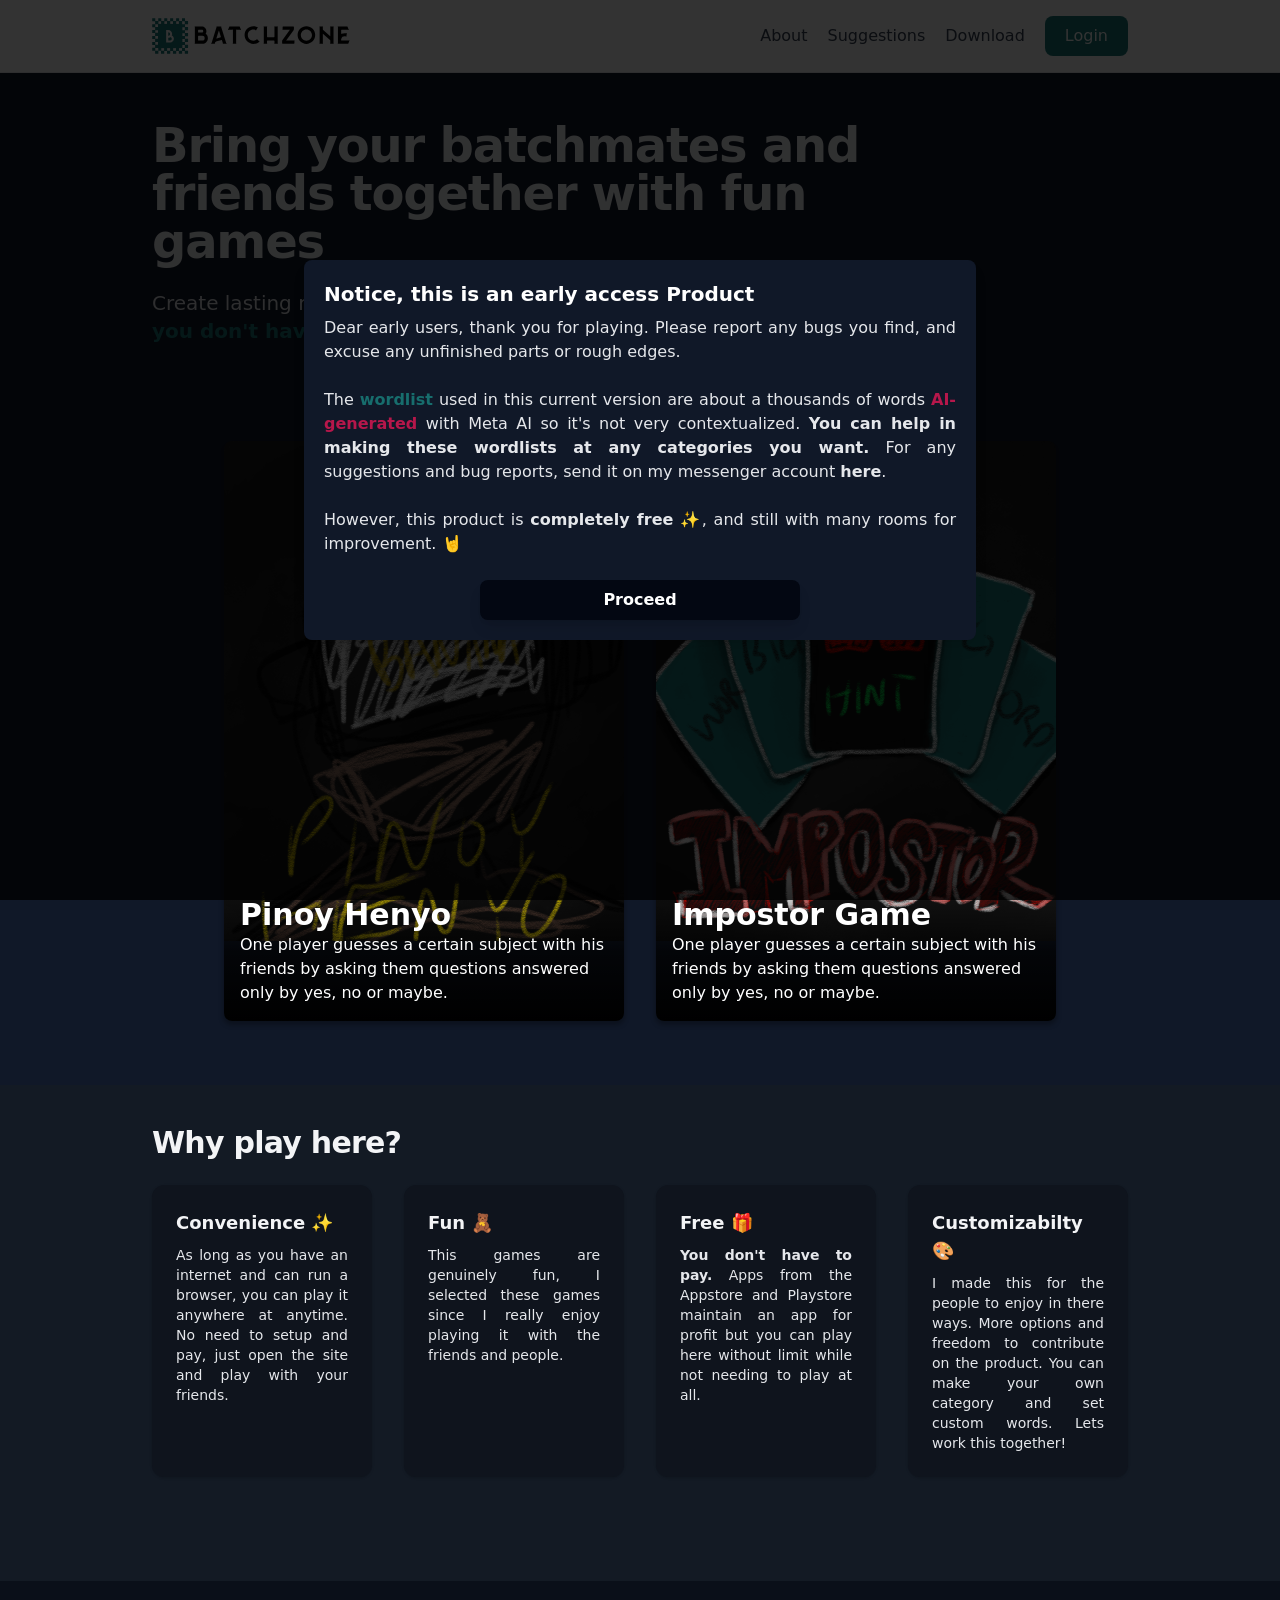
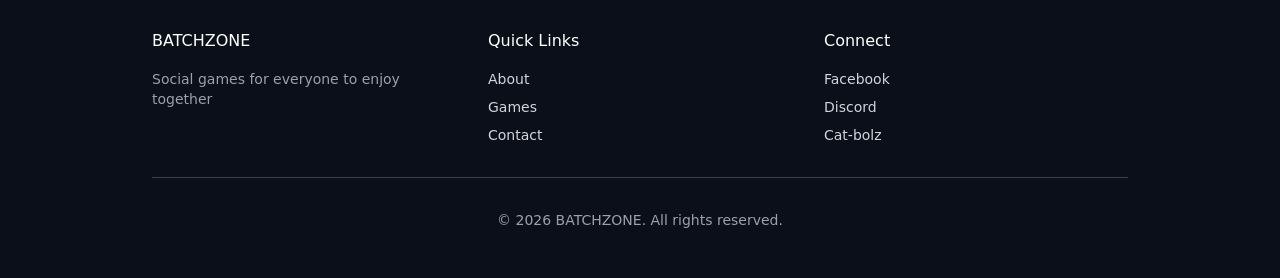
<file: index.html>
<!doctype html>
<html lang="en">
  <head>
    <meta charset="UTF-8" />
    <meta name="viewport" content="width=device-width, initial-scale=1.0" />

    <meta property="og:title" content="Bachzone: Guess the impostor" />
    <meta property="og:description" content="Free game version" />
    <meta property="og:image" content="https://danny192168.github.io/Batchzone/images/game2.jpg" />
    <meta property="og:url" content="https://danny192168.github.io/Batchzone/" />
    <meta property="og:type" content="website" />

    <title>Welcome to Batch Zone</title>
    <link rel="stylesheet" href="styles/index.css" />
    <link href="styles/output.css" rel="stylesheet" />
    <link rel="icon" href="images/logo-icon.svg" />
  </head>
  <body class="bg-gray-900 text-white">
    <header class="bg-white border-b border-gray-200">
      <div
        class="max-w-5xl mx-auto px-4 sm:px-6 py-3 sm:py-4 flex items-center justify-between relative"
      >
        <img src="images/logo.svg" alt="BATCHZONE" class="h-7 sm:h-9" />
        <div class="navigation-container flex items-center gap-3 sm:gap-5">
          <button class="text-gray-700 hover:text-[#1a7a7a] transition-colors text-sm sm:text-base">
            About
          </button>
          <a
            href="mailto:dwight00100@gmail.com?subject=Suggestion%20for%20Your%20Game&body=Hi,%20I%20have%20a%20suggestion%20for%20your%20app:%0A%0A%0A%3C%3C%20Please%20describe%20your%20suggestion%20here.%20%3E%3E"
            ><button
              class="text-gray-700 hover:text-[#1a7a7a] transition-colors text-sm sm:text-base"
            >
              Suggestions
            </button>
          </a>
          <a href="notice.html"
            ><button
              class="text-gray-700 hover:text-[#1a7a7a] transition-colors text-sm sm:text-base"
            >
              Download
            </button>
          </a>
          <button
            class="bg-[#1a7a7a] text-white px-4 sm:px-5 py-2 rounded-lg hover:bg-[#156565] transition-colors text-sm sm:text-base"
          >
            Login
          </button>
        </div>
        <label class="hamburger menu-icon" for="menu-toggle">
          <input type="checkbox" id="menu-toggle" class="hidden" />
          <span class="line"></span>
          <span class="line"></span>
          <span class="line"></span>
        </label>
      </div>
    </header>
    <!-- HEro -->
    <section class="max-w-5xl mx-auto px-4 sm:px-6 py-6 sm:py-12">
      <div class="max-w-3xl">
        <h1 class="text-3xl sm:text-5xl tracking-tight mb-4 sm:mb-6 text-gray-100 font-bold">
          Bring your batchmates and friends together with fun games
        </h1>
        <p class="text-lg sm:text-xl text-gray-200 mb-6 sm:mb-8">
          Create lasting memories with games designed for all ages.
          <strong class="text-[#1a7a7a]">I made it free, you don't have to pay it!!</strong>
        </p>
      </div>
    </section>

    <i class="fa-solid fa-language text-2xl"></i>
    <i class="fa-regular fa-language"></i>
    <!-- Card Container -->
    <section
      class="game-card-section max-w-5xl mx-auto px-4 sm:px-6 py-3 sm:py-4 flex gap-4 sm:gap-8 items-center justify-center mb-6 sm:mb-12"
    >
      <div
        class="game-card rounded-lg overflow-hidden relative pb-20 active:brightness-75 shadow-[0px_3px_5px_1px_rgb(0_0_0_/0.3)]"
      >
        <a href="Pinoy Henyo/index.html">
          <img src="images/draft1.png" />
          <div
            class="game-card-description absolute bottom-0 left-0 right-0 p-4 bg-gradient-to-t from-black/100 via-black/80 to-transparent z-10"
          >
            <h4 class="sm:text-3xl text-xl font-bold flex gap-2 flex-wrap">
              Pinoy Henyo
              <!-- <span
                class="text-[#b6174b] text-[0.7rem] sm:bg-gray-100 my-auto rounded-lg sm:p-1 sm:px-2 h-min"
                >ON DEVELOPMENT</span
              > -->
            </h4>
            <p>
              One player guesses a certain subject with his friends by asking them questions
              answered only by yes, no or maybe.
            </p>
          </div>
        </a>
      </div>
      <div
        class="game-card rounded-lg overflow-hidden relative pb-20 active:brightness-75 shadow-[0px_3px_5px_1px_rgb(0_0_0_/0.3)]"
      >
        <a href="setup.html">
          <img src="images/draft2.png" />
          <div
            class="game-card-description absolute bottom-0 left-0 right-0 p-4 bg-gradient-to-t from-black/100 via-black/80 to-transparent z-10"
          >
            <h4 class="sm:text-3xl text-xl font-bold">Impostor Game</h4>
            <p>
              One player guesses a certain subject with his friends by asking them questions
              answered only by yes, no or maybe.
            </p>
          </div>
        </a>
      </div>
    </section>

    <!-- FEATURES -->
    <section class="w-full bg-[#131A24] py-10">
      <div class="max-w-5xl mx-auto px-4 sm:px-6 pb-12 sm:pb-16">
        <h2 class="text-2xl sm:text-3xl tracking-tight mb-4 sm:mb-6 text-gray-100 font-bold">
          Why play here?
        </h2>
        <div class="grid sm:grid-cols-2 lg:grid-cols-4 gap-6 sm:gap-8">
          <div class="bg-[#0F141D] p-6 rounded-xl shadow-sm">
            <!-- <div class="text-3xl mb-3">⚡</div> -->
            <h3 class="text-lg mb-2 text-gray-100 font-bold">Convenience ✨</h3>
            <p class="text-sm text-gray-200 text-justify">
              As long as you have an internet and can run a browser, you can play it anywhere at
              anytime. No need to setup and pay, just open the site and play with your friends.
            </p>
          </div>

          <div class="bg-[#0F141D] p-6 rounded-xl shadow-sm">
            <!-- <div class="text-3xl mb-3">♿</div> -->
            <h3 class="text-lg mb-2 text-gray-100 font-bold">Fun 🧸</h3>
            <p class="text-sm text-gray-200 text-justify">
              This games are genuinely fun, I selected these games since I really enjoy playing it
              with the friends and people.
            </p>
          </div>

          <div class="bg-[#0F141D] p-6 rounded-xl shadow-sm">
            <!-- <div class="text-3xl mb-3">🎁</div> -->
            <h3 class="text-lg mb-2 text-gray-100 font-bold">Free 🎁</h3>
            <p class="text-sm text-gray-200 text-justify">
              <strong>You don't have to pay.</strong> Apps from the Appstore and Playstore maintain
              an app for profit but you can play here without limit while not needing to play at
              all.
            </p>
          </div>

          <div class="bg-[#0F141D] p-6 rounded-xl shadow-sm">
            <!-- <div class="text-3xl mb-3">🎉</div> -->
            <h3 class="text-lg mb-2 text-gray-100 font-bold">Customizabilty 🎨</h3>
            <p class="text-sm text-gray-200 text-justify">
              I made this for the people to enjoy in there ways. More options and freedom to
              contribute on the product. You can make your own category and set custom words. Lets
              work this together!
            </p>
          </div>
        </div>
      </div>
    </section>
    <!-- Notice modal -->
    <dialog
      id="notice-modal"
      class="top-1/2 left-1/2 transform translate-x-[-50%] translate-y-[-50%] inset-0 z-10 bg-gray-900 p-5 outline-none rounded-lg min-h-50 max-w-2xl w-5/6 gap-3 shadow-lg text-white backdrop:bg-black/80"
    >
      <h2 class="font-bold text-xl mb-2">Notice, this is an early access Product</h2>
      <article class="text-justify text-gray-200">
        <p>
          Dear early users, thank you for playing. Please report any bugs you find, and excuse any
          unfinished parts or rough edges.
        </p>
        <br />
        <p>
          The <strong class="text-[#176d6d]">wordlist</strong> used in this current version are
          about a thousands of words <strong class="text-[#b6174b]">AI-generated</strong> with Meta
          AI so it's not very contextualized.
          <strong>You can help in making these wordlists at any categories you want.</strong> For
          any suggestions and bug reports, send it on my messenger account
          <a href="https://web.facebook.com/dwight.wal" class="outline-none font-bold">here</a>.
        </p>
        <br />
        <p>
          However, this product is <strong>completely free</strong> ✨, and still with many rooms
          for improvement. 🤘
        </p>
        <br />
      </article>
      <div class="w-full flex">
        <button
          class="bg-gray-950 p-2 text-white mt-auto mx--auto rounded-lg outline-none font-bold shadow-lg mx-auto w-full max-w-80"
          id="close-modal-button"
        >
          Proceed
        </button>
      </div>
    </dialog>
    <script>
      const noticeModal = document.getElementById("notice-modal");
      const closeModalBtn = document.getElementById("close-modal-button");
      if (!sessionStorage.getItem("noticeViewed")) {
        noticeModal.showModal();
      }
      closeModalBtn.addEventListener("click", () => {
        noticeModal.close();
        sessionStorage.setItem("noticeViewed", true);
      });
    </script>

    <!-- FOOTER -->
    <footer class="bg-[#0A0F19] text-gray-300 mt-auto">
      <div class="max-w-5xl mx-auto px-4 sm:px-6 py-8 sm:py-12">
        <div class="grid sm:grid-cols-3 gap-8">
          <div>
            <h4 class="text-white mb-4">BATCHZONE</h4>
            <p class="text-sm text-gray-400">Social games for everyone to enjoy together</p>
          </div>
          <div>
            <h4 class="text-white mb-4">Quick Links</h4>
            <ul class="space-y-2 text-sm">
              <li><a href="#" class="hover:text-white transition-colors">About</a></li>
              <li><a href="#" class="hover:text-white transition-colors">Games</a></li>
              <li><a href="#" class="hover:text-white transition-colors">Contact</a></li>
            </ul>
          </div>
          <div>
            <h4 class="text-white mb-4">Connect</h4>
            <ul class="space-y-2 text-sm">
              <li><a href="#" class="hover:text-white transition-colors">Facebook</a></li>
              <li><a href="#" class="hover:text-white transition-colors">Discord</a></li>
              <li><a href="#" class="hover:text-white transition-colors">Cat-bolz</a></li>
            </ul>
          </div>
        </div>
        <div class="border-t border-gray-700 mt-8 pt-8 text-center text-sm text-gray-400">
          © 2026 BATCHZONE. All rights reserved.
        </div>
      </div>
    </footer>
  </body>
</html>
</file>
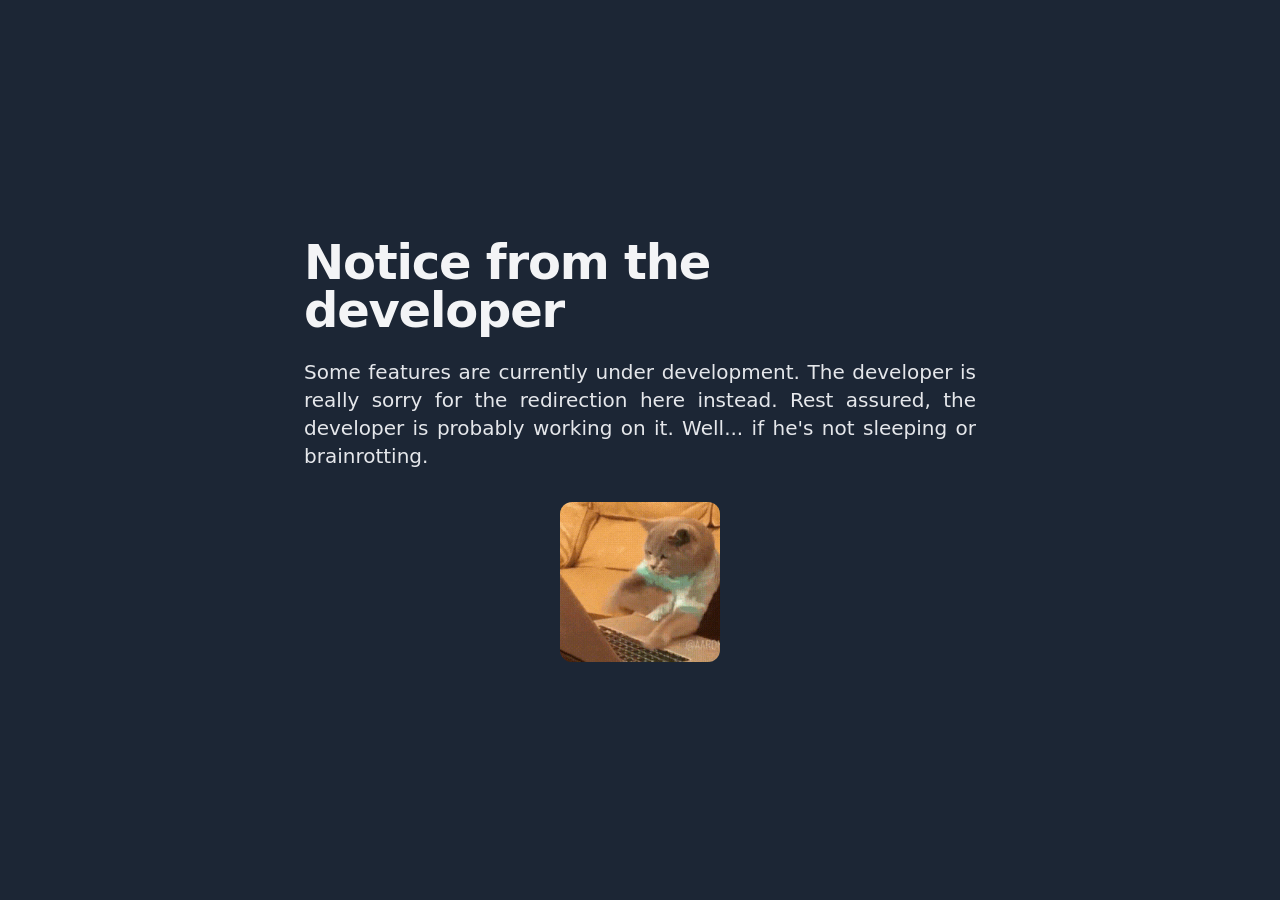
<file: notice.html>
<!doctype html>
<html lang="en">
  <head>
    <meta charset="UTF-8" />
    <meta name="viewport" content="width=device-width, initial-scale=1.0" />
    <title>Notice from the Developer</title>
    <link rel="stylesheet" href="styles/index.css" />
    <link href="styles/output.css" rel="stylesheet" />
    <link rel="icon" href="images/logo-icon.svg" />
  </head>
  <body class="bg-[#1C2635] text-white">
    <section class="max-w-5xl mx-auto px-4 sm:px-6 py-6 sm:py-12 grid place-items-center min-h-dvh">
      <div class="max-w-2xl">
        <h1 class="text-3xl sm:text-5xl tracking-tight mb-4 sm:mb-6 text-gray-100 font-bold">
          Notice from the developer
        </h1>
        <article class="text-justify text-lg sm:text-xl text-gray-200">
          <p class="mb-6 sm:mb-8">
            Some features are currently under development. The developer is really sorry for the
            redirection here instead. Rest assured, the developer is probably working on it. Well...
            if he's not sleeping or brainrotting.
          </p>
          <img class="w-full sm:w-40 mx-auto rounded-xl" src="images/busy-cat.gif" />
        </article>
      </div>
    </section>
    <!-- <section class="max-w-5xl mx-auto px-4 sm:px-6 py-6 pb-3 sm:py-12">
      <h1 class="text-3xl sm:text-5xl tracking-tight text-white text-center font-bold">
        Guesss the Impostor
      </h1>
    </section> -->
  </body>
</html>
</file>
<file: styles/index.css>
.hamburger * {
  padding: 0;
  margin: 0;
  box-sizing: border-box;
}

.hamburger {
  /* display: none; */
  /* flex-direction: column; */
  display: none;
  flex-direction: column;
  justify-content: space-evenly;
  cursor: pointer;
  width: 1.5rem;
  height: 1.5rem;
  position: relative;
}

.hamburger .line {
  display: inline-block;
  height: 15%;
  border-radius: 1rem;
  width: 100%;
  background-color: rgb(0, 0, 0);
  transition:
    transform 0.3s,
    opacity 0.2s,
    background-color 0.3s;
}

.hamburger:has(#menu-toggle:checked) .line:nth-of-type(1) {
  position: absolute;
  top: 0;
  bottom: 0;
  left: 0;
  right: 0;
  margin: auto;
  transform: rotate(45deg);
}
.hamburger:has(#menu-toggle:checked) .line:nth-of-type(2) {
  opacity: 0;
  position: absolute;
  top: 0;
  bottom: 0;
  left: 0;
  right: 0;
  margin: auto;
  transform: rotate(-45deg);
}
.hamburger:has(#menu-toggle:checked) .line:nth-of-type(3) {
  position: absolute;
  top: 0;
  bottom: 0;
  left: 0;
  right: 0;
  margin: auto;
  transform: rotate(-45deg);
}

@media (max-width: 690px) {
  header:has(#menu-toggle:checked) .navigation-container {
    display: flex;
    right: 0;
    transition: all 1s;
  }

  header:has(#menu-toggle:checked) .navigation-container button {
    font-size: 1.2rem;
    color: white;
  }
  .navigation-container {
    position: absolute;
    transition: all 1s;
    /* right: -0vw; */
    bottom: -100vh;
    background: rgba(12, 16, 26, 0.95);
    /* top: 1rem; */
    display: none;
    flex-direction: column;
    max-width: 30rem;
    width: 100%;
    gap: 1rem;
    padding: 3rem 1rem;
    height: 100vh;
    z-index: 100;
  }

  .hamburger {
    display: flex;
  }
}

/* CARD CARD FLEXBOX FOR MOBILE */

@media (max-width: 690px) {
  .game-card {
    padding-bottom: 1rem;
  }

  .game-card-description h4 {
    font-size: 1rem;
  }

  .game-card-description p {
    display: none;
  }
}
</file>
<file: styles/output.css>
/*! tailwindcss v4.2.2 | MIT License | https://tailwindcss.com */
@layer properties;
@layer theme, base, components, utilities;
@layer theme {
  :root, :host {
    --font-sans: ui-sans-serif, system-ui, sans-serif, "Apple Color Emoji",
      "Segoe UI Emoji", "Segoe UI Symbol", "Noto Color Emoji";
    --font-mono: ui-monospace, SFMono-Regular, Menlo, Monaco, Consolas, "Liberation Mono",
      "Courier New", monospace;
    --color-red-400: oklch(70.4% 0.191 22.216);
    --color-red-500: oklch(63.7% 0.237 25.331);
    --color-orange-400: oklch(75% 0.183 55.934);
    --color-amber-50: oklch(98.7% 0.022 95.277);
    --color-amber-200: oklch(92.4% 0.12 95.746);
    --color-amber-400: oklch(82.8% 0.189 84.429);
    --color-amber-500: oklch(76.9% 0.188 70.08);
    --color-amber-600: oklch(66.6% 0.179 58.318);
    --color-yellow-400: oklch(85.2% 0.199 91.936);
    --color-green-400: oklch(79.2% 0.209 151.711);
    --color-green-700: oklch(52.7% 0.154 150.069);
    --color-teal-400: oklch(77.7% 0.152 181.912);
    --color-cyan-400: oklch(78.9% 0.154 211.53);
    --color-blue-500: oklch(62.3% 0.214 259.815);
    --color-blue-700: oklch(48.8% 0.243 264.376);
    --color-indigo-400: oklch(67.3% 0.182 276.935);
    --color-purple-400: oklch(71.4% 0.203 305.504);
    --color-fuchsia-400: oklch(74% 0.238 322.16);
    --color-pink-400: oklch(71.8% 0.202 349.761);
    --color-rose-300: oklch(81% 0.117 11.638);
    --color-rose-400: oklch(71.2% 0.194 13.428);
    --color-gray-50: oklch(98.5% 0.002 247.839);
    --color-gray-100: oklch(96.7% 0.003 264.542);
    --color-gray-200: oklch(92.8% 0.006 264.531);
    --color-gray-300: oklch(87.2% 0.01 258.338);
    --color-gray-400: oklch(70.7% 0.022 261.325);
    --color-gray-500: oklch(55.1% 0.027 264.364);
    --color-gray-600: oklch(44.6% 0.03 256.802);
    --color-gray-700: oklch(37.3% 0.034 259.733);
    --color-gray-800: oklch(27.8% 0.033 256.848);
    --color-gray-900: oklch(21% 0.034 264.665);
    --color-gray-950: oklch(13% 0.028 261.692);
    --color-zinc-950: oklch(14.1% 0.005 285.823);
    --color-black: #000;
    --color-white: #fff;
    --spacing: 0.25rem;
    --container-2xs: 18rem;
    --container-xs: 20rem;
    --container-md: 28rem;
    --container-xl: 36rem;
    --container-2xl: 42rem;
    --container-3xl: 48rem;
    --container-5xl: 64rem;
    --container-6xl: 72rem;
    --text-xs: 0.75rem;
    --text-xs--line-height: calc(1 / 0.75);
    --text-sm: 0.875rem;
    --text-sm--line-height: calc(1.25 / 0.875);
    --text-base: 1rem;
    --text-base--line-height: calc(1.5 / 1);
    --text-lg: 1.125rem;
    --text-lg--line-height: calc(1.75 / 1.125);
    --text-xl: 1.25rem;
    --text-xl--line-height: calc(1.75 / 1.25);
    --text-2xl: 1.5rem;
    --text-2xl--line-height: calc(2 / 1.5);
    --text-3xl: 1.875rem;
    --text-3xl--line-height: calc(2.25 / 1.875);
    --text-4xl: 2.25rem;
    --text-4xl--line-height: calc(2.5 / 2.25);
    --text-5xl: 3rem;
    --text-5xl--line-height: 1;
    --text-6xl: 3.75rem;
    --text-6xl--line-height: 1;
    --text-7xl: 4.5rem;
    --text-7xl--line-height: 1;
    --text-9xl: 8rem;
    --text-9xl--line-height: 1;
    --font-weight-medium: 500;
    --font-weight-semibold: 600;
    --font-weight-bold: 700;
    --font-weight-extrabold: 800;
    --tracking-tight: -0.025em;
    --radius-md: 0.375rem;
    --radius-lg: 0.5rem;
    --radius-xl: 0.75rem;
    --radius-2xl: 1rem;
    --radius-3xl: 1.5rem;
    --radius-4xl: 2rem;
    --ease-in-out: cubic-bezier(0.4, 0, 0.2, 1);
    --animate-pulse: pulse 2s cubic-bezier(0.4, 0, 0.6, 1) infinite;
    --animate-bounce: bounce 1s infinite;
    --default-transition-duration: 150ms;
    --default-transition-timing-function: cubic-bezier(0.4, 0, 0.2, 1);
    --default-font-family: var(--font-sans);
    --default-mono-font-family: var(--font-mono);
  }
}
@layer base {
  *, ::after, ::before, ::backdrop, ::file-selector-button {
    box-sizing: border-box;
    margin: 0;
    padding: 0;
    border: 0 solid;
  }
  html, :host {
    line-height: 1.5;
    -webkit-text-size-adjust: 100%;
    tab-size: 4;
    font-family: var(--default-font-family, ui-sans-serif, system-ui, sans-serif, "Apple Color Emoji", "Segoe UI Emoji", "Segoe UI Symbol", "Noto Color Emoji");
    font-feature-settings: var(--default-font-feature-settings, normal);
    font-variation-settings: var(--default-font-variation-settings, normal);
    -webkit-tap-highlight-color: transparent;
  }
  hr {
    height: 0;
    color: inherit;
    border-top-width: 1px;
  }
  abbr:where([title]) {
    -webkit-text-decoration: underline dotted;
    text-decoration: underline dotted;
  }
  h1, h2, h3, h4, h5, h6 {
    font-size: inherit;
    font-weight: inherit;
  }
  a {
    color: inherit;
    -webkit-text-decoration: inherit;
    text-decoration: inherit;
  }
  b, strong {
    font-weight: bolder;
  }
  code, kbd, samp, pre {
    font-family: var(--default-mono-font-family, ui-monospace, SFMono-Regular, Menlo, Monaco, Consolas, "Liberation Mono", "Courier New", monospace);
    font-feature-settings: var(--default-mono-font-feature-settings, normal);
    font-variation-settings: var(--default-mono-font-variation-settings, normal);
    font-size: 1em;
  }
  small {
    font-size: 80%;
  }
  sub, sup {
    font-size: 75%;
    line-height: 0;
    position: relative;
    vertical-align: baseline;
  }
  sub {
    bottom: -0.25em;
  }
  sup {
    top: -0.5em;
  }
  table {
    text-indent: 0;
    border-color: inherit;
    border-collapse: collapse;
  }
  :-moz-focusring {
    outline: auto;
  }
  progress {
    vertical-align: baseline;
  }
  summary {
    display: list-item;
  }
  ol, ul, menu {
    list-style: none;
  }
  img, svg, video, canvas, audio, iframe, embed, object {
    display: block;
    vertical-align: middle;
  }
  img, video {
    max-width: 100%;
    height: auto;
  }
  button, input, select, optgroup, textarea, ::file-selector-button {
    font: inherit;
    font-feature-settings: inherit;
    font-variation-settings: inherit;
    letter-spacing: inherit;
    color: inherit;
    border-radius: 0;
    background-color: transparent;
    opacity: 1;
  }
  :where(select:is([multiple], [size])) optgroup {
    font-weight: bolder;
  }
  :where(select:is([multiple], [size])) optgroup option {
    padding-inline-start: 20px;
  }
  ::file-selector-button {
    margin-inline-end: 4px;
  }
  ::placeholder {
    opacity: 1;
  }
  @supports (not (-webkit-appearance: -apple-pay-button))  or (contain-intrinsic-size: 1px) {
    ::placeholder {
      color: currentcolor;
      @supports (color: color-mix(in lab, red, red)) {
        color: color-mix(in oklab, currentcolor 50%, transparent);
      }
    }
  }
  textarea {
    resize: vertical;
  }
  ::-webkit-search-decoration {
    -webkit-appearance: none;
  }
  ::-webkit-date-and-time-value {
    min-height: 1lh;
    text-align: inherit;
  }
  ::-webkit-datetime-edit {
    display: inline-flex;
  }
  ::-webkit-datetime-edit-fields-wrapper {
    padding: 0;
  }
  ::-webkit-datetime-edit, ::-webkit-datetime-edit-year-field, ::-webkit-datetime-edit-month-field, ::-webkit-datetime-edit-day-field, ::-webkit-datetime-edit-hour-field, ::-webkit-datetime-edit-minute-field, ::-webkit-datetime-edit-second-field, ::-webkit-datetime-edit-millisecond-field, ::-webkit-datetime-edit-meridiem-field {
    padding-block: 0;
  }
  ::-webkit-calendar-picker-indicator {
    line-height: 1;
  }
  :-moz-ui-invalid {
    box-shadow: none;
  }
  button, input:where([type="button"], [type="reset"], [type="submit"]), ::file-selector-button {
    appearance: button;
  }
  ::-webkit-inner-spin-button, ::-webkit-outer-spin-button {
    height: auto;
  }
  [hidden]:where(:not([hidden="until-found"])) {
    display: none !important;
  }
}
@layer utilities {
  .pointer-events-none {
    pointer-events: none;
  }
  .absolute {
    position: absolute;
  }
  .fixed {
    position: fixed;
  }
  .relative {
    position: relative;
  }
  .sticky {
    position: sticky;
  }
  .inset-0 {
    inset: calc(var(--spacing) * 0);
  }
  .start {
    inset-inline-start: var(--spacing);
  }
  .top-0 {
    top: calc(var(--spacing) * 0);
  }
  .top-1\/2 {
    top: calc(1 / 2 * 100%);
  }
  .top-20 {
    top: calc(var(--spacing) * 20);
  }
  .top-30 {
    top: calc(var(--spacing) * 30);
  }
  .top-\[45\%\] {
    top: 45%;
  }
  .top-\[50\%\] {
    top: 50%;
  }
  .top-\[60dvh\] {
    top: 60dvh;
  }
  .top-\[70dvh\] {
    top: 70dvh;
  }
  .top-\[80dvh\] {
    top: 80dvh;
  }
  .top-\[90\%\] {
    top: 90%;
  }
  .top-full {
    top: 100%;
  }
  .right-0 {
    right: calc(var(--spacing) * 0);
  }
  .right-1\/2 {
    right: calc(1 / 2 * 100%);
  }
  .right-\[50\%\] {
    right: 50%;
  }
  .bottom-0 {
    bottom: calc(var(--spacing) * 0);
  }
  .bottom-4 {
    bottom: calc(var(--spacing) * 4);
  }
  .bottom-10 {
    bottom: calc(var(--spacing) * 10);
  }
  .bottom-\[50\%\] {
    bottom: 50%;
  }
  .left-0 {
    left: calc(var(--spacing) * 0);
  }
  .left-1\/2 {
    left: calc(1 / 2 * 100%);
  }
  .left-\[50\%\] {
    left: 50%;
  }
  .z-5 {
    z-index: 5;
  }
  .z-10 {
    z-index: 10;
  }
  .z-50 {
    z-index: 50;
  }
  .z-100 {
    z-index: 100;
  }
  .container {
    width: 100%;
    @media (width >= 40rem) {
      max-width: 40rem;
    }
    @media (width >= 48rem) {
      max-width: 48rem;
    }
    @media (width >= 64rem) {
      max-width: 64rem;
    }
    @media (width >= 80rem) {
      max-width: 80rem;
    }
    @media (width >= 96rem) {
      max-width: 96rem;
    }
  }
  .mx-auto {
    margin-inline: auto;
  }
  .my-auto {
    margin-block: auto;
  }
  .mt-2 {
    margin-top: calc(var(--spacing) * 2);
  }
  .mt-3 {
    margin-top: calc(var(--spacing) * 3);
  }
  .mt-4 {
    margin-top: calc(var(--spacing) * 4);
  }
  .mt-5 {
    margin-top: calc(var(--spacing) * 5);
  }
  .mt-8 {
    margin-top: calc(var(--spacing) * 8);
  }
  .mt-auto {
    margin-top: auto;
  }
  .mr-2 {
    margin-right: calc(var(--spacing) * 2);
  }
  .mb-2 {
    margin-bottom: calc(var(--spacing) * 2);
  }
  .mb-3 {
    margin-bottom: calc(var(--spacing) * 3);
  }
  .mb-4 {
    margin-bottom: calc(var(--spacing) * 4);
  }
  .mb-5 {
    margin-bottom: calc(var(--spacing) * 5);
  }
  .mb-6 {
    margin-bottom: calc(var(--spacing) * 6);
  }
  .mb-8 {
    margin-bottom: calc(var(--spacing) * 8);
  }
  .ml-1 {
    margin-left: calc(var(--spacing) * 1);
  }
  .block {
    display: block;
  }
  .flex {
    display: flex;
  }
  .grid {
    display: grid;
  }
  .hidden {
    display: none;
  }
  .inline-block {
    display: inline-block;
  }
  .table {
    display: table;
  }
  .h-7 {
    height: calc(var(--spacing) * 7);
  }
  .h-8 {
    height: calc(var(--spacing) * 8);
  }
  .h-full {
    height: 100%;
  }
  .h-min {
    height: min-content;
  }
  .h-screen {
    height: 100vh;
  }
  .max-h-\[80vh\] {
    max-height: 80vh;
  }
  .min-h-1\/5 {
    min-height: calc(1 / 5 * 100%);
  }
  .min-h-50 {
    min-height: calc(var(--spacing) * 50);
  }
  .min-h-dvh {
    min-height: 100dvh;
  }
  .w-1 {
    width: calc(var(--spacing) * 1);
  }
  .w-5\/6 {
    width: calc(5 / 6 * 100%);
  }
  .w-8 {
    width: calc(var(--spacing) * 8);
  }
  .w-11\/12 {
    width: calc(11 / 12 * 100%);
  }
  .w-50 {
    width: calc(var(--spacing) * 50);
  }
  .w-60 {
    width: calc(var(--spacing) * 60);
  }
  .w-70 {
    width: calc(var(--spacing) * 70);
  }
  .w-120 {
    width: calc(var(--spacing) * 120);
  }
  .w-\[90vw\] {
    width: 90vw;
  }
  .w-fit {
    width: fit-content;
  }
  .w-full {
    width: 100%;
  }
  .w-max {
    width: max-content;
  }
  .w-md {
    width: var(--container-md);
  }
  .w-min {
    width: min-content;
  }
  .w-screen {
    width: 100vw;
  }
  .w-xs {
    width: var(--container-xs);
  }
  .max-w-2xl {
    max-width: var(--container-2xl);
  }
  .max-w-2xs {
    max-width: var(--container-2xs);
  }
  .max-w-3xl {
    max-width: var(--container-3xl);
  }
  .max-w-5xl {
    max-width: var(--container-5xl);
  }
  .max-w-6xl {
    max-width: var(--container-6xl);
  }
  .max-w-10\/11 {
    max-width: calc(10 / 11 * 100%);
  }
  .max-w-10\/12 {
    max-width: calc(10 / 12 * 100%);
  }
  .max-w-80 {
    max-width: calc(var(--spacing) * 80);
  }
  .max-w-90 {
    max-width: calc(var(--spacing) * 90);
  }
  .max-w-195 {
    max-width: calc(var(--spacing) * 195);
  }
  .max-w-200 {
    max-width: calc(var(--spacing) * 200);
  }
  .max-w-\[20rem\] {
    max-width: 20rem;
  }
  .max-w-\[90vw\] {
    max-width: 90vw;
  }
  .max-w-\[min\(780px\,100\%\)\] {
    max-width: min(780px, 100%);
  }
  .max-w-full {
    max-width: 100%;
  }
  .max-w-xl {
    max-width: var(--container-xl);
  }
  .min-w-30 {
    min-width: calc(var(--spacing) * 30);
  }
  .min-w-\[4rem\] {
    min-width: 4rem;
  }
  .min-w-xs {
    min-width: var(--container-xs);
  }
  .flex-1 {
    flex: 1;
  }
  .table-auto {
    table-layout: auto;
  }
  .border-collapse {
    border-collapse: collapse;
  }
  .translate-1\/2 {
    --tw-translate-x: calc(1 / 2 * 100%);
    --tw-translate-y: calc(1 / 2 * 100%);
    translate: var(--tw-translate-x) var(--tw-translate-y);
  }
  .translate-\[50\%\,50\%\] {
    --tw-translate-x: 50%,50%;
    --tw-translate-y: 50%,50%;
    translate: var(--tw-translate-x) var(--tw-translate-y);
  }
  .-translate-x-1\/2 {
    --tw-translate-x: calc(calc(1 / 2 * 100%) * -1);
    translate: var(--tw-translate-x) var(--tw-translate-y);
  }
  .translate-x-1\/2 {
    --tw-translate-x: calc(1 / 2 * 100%);
    translate: var(--tw-translate-x) var(--tw-translate-y);
  }
  .translate-x-\[-50\%\] {
    --tw-translate-x: -50%;
    translate: var(--tw-translate-x) var(--tw-translate-y);
  }
  .translate-x-\[50\%\] {
    --tw-translate-x: 50%;
    translate: var(--tw-translate-x) var(--tw-translate-y);
  }
  .-translate-y-1\/2 {
    --tw-translate-y: calc(calc(1 / 2 * 100%) * -1);
    translate: var(--tw-translate-x) var(--tw-translate-y);
  }
  .translate-y-1\/2 {
    --tw-translate-y: calc(1 / 2 * 100%);
    translate: var(--tw-translate-x) var(--tw-translate-y);
  }
  .translate-y-\[-50\%\] {
    --tw-translate-y: -50%;
    translate: var(--tw-translate-x) var(--tw-translate-y);
  }
  .translate-y-\[10rem\] {
    --tw-translate-y: 10rem;
    translate: var(--tw-translate-x) var(--tw-translate-y);
  }
  .translate-y-\[100\%\] {
    --tw-translate-y: 100%;
    translate: var(--tw-translate-x) var(--tw-translate-y);
  }
  .transform {
    transform: var(--tw-rotate-x,) var(--tw-rotate-y,) var(--tw-rotate-z,) var(--tw-skew-x,) var(--tw-skew-y,);
  }
  .animate-bounce {
    animation: var(--animate-bounce);
  }
  .animate-pulse {
    animation: var(--animate-pulse);
  }
  .resize {
    resize: both;
  }
  .grid-flow-col {
    grid-auto-flow: column;
  }
  .grid-cols-2 {
    grid-template-columns: repeat(2, minmax(0, 1fr));
  }
  .flex-col {
    flex-direction: column;
  }
  .flex-wrap {
    flex-wrap: wrap;
  }
  .place-items-center {
    place-items: center;
  }
  .items-center {
    align-items: center;
  }
  .justify-between {
    justify-content: space-between;
  }
  .justify-center {
    justify-content: center;
  }
  .justify-start {
    justify-content: flex-start;
  }
  .gap-0 {
    gap: calc(var(--spacing) * 0);
  }
  .gap-1 {
    gap: calc(var(--spacing) * 1);
  }
  .gap-2 {
    gap: calc(var(--spacing) * 2);
  }
  .gap-3 {
    gap: calc(var(--spacing) * 3);
  }
  .gap-4 {
    gap: calc(var(--spacing) * 4);
  }
  .gap-5 {
    gap: calc(var(--spacing) * 5);
  }
  .gap-6 {
    gap: calc(var(--spacing) * 6);
  }
  .gap-8 {
    gap: calc(var(--spacing) * 8);
  }
  .space-y-2 {
    :where(& > :not(:last-child)) {
      --tw-space-y-reverse: 0;
      margin-block-start: calc(calc(var(--spacing) * 2) * var(--tw-space-y-reverse));
      margin-block-end: calc(calc(var(--spacing) * 2) * calc(1 - var(--tw-space-y-reverse)));
    }
  }
  .gap-x-4 {
    column-gap: calc(var(--spacing) * 4);
  }
  .self-end {
    align-self: flex-end;
  }
  .overflow-hidden {
    overflow: hidden;
  }
  .overflow-y-scroll {
    overflow-y: scroll;
  }
  .rounded {
    border-radius: 0.25rem;
  }
  .rounded-2xl {
    border-radius: var(--radius-2xl);
  }
  .rounded-3xl {
    border-radius: var(--radius-3xl);
  }
  .rounded-4xl {
    border-radius: var(--radius-4xl);
  }
  .rounded-full {
    border-radius: calc(infinity * 1px);
  }
  .rounded-lg {
    border-radius: var(--radius-lg);
  }
  .rounded-md {
    border-radius: var(--radius-md);
  }
  .rounded-xl {
    border-radius: var(--radius-xl);
  }
  .border {
    border-style: var(--tw-border-style);
    border-width: 1px;
  }
  .border-2 {
    border-style: var(--tw-border-style);
    border-width: 2px;
  }
  .border-t {
    border-top-style: var(--tw-border-style);
    border-top-width: 1px;
  }
  .border-b {
    border-bottom-style: var(--tw-border-style);
    border-bottom-width: 1px;
  }
  .border-b-2 {
    border-bottom-style: var(--tw-border-style);
    border-bottom-width: 2px;
  }
  .border-l {
    border-left-style: var(--tw-border-style);
    border-left-width: 1px;
  }
  .border-none {
    --tw-border-style: none;
    border-style: none;
  }
  .border-\[\#1A7A7A\] {
    border-color: #1A7A7A;
  }
  .border-amber-50 {
    border-color: var(--color-amber-50);
  }
  .border-gray-200 {
    border-color: var(--color-gray-200);
  }
  .border-gray-600 {
    border-color: var(--color-gray-600);
  }
  .border-gray-700 {
    border-color: var(--color-gray-700);
  }
  .border-gray-800 {
    border-color: var(--color-gray-800);
  }
  .bg-\[\#0A0F19\] {
    background-color: #0A0F19;
  }
  .bg-\[\#0F141D\] {
    background-color: #0F141D;
  }
  .bg-\[\#1A7A7A\] {
    background-color: #1A7A7A;
  }
  .bg-\[\#1C2635\] {
    background-color: #1C2635;
  }
  .bg-\[\#1a7a7a\] {
    background-color: #1a7a7a;
  }
  .bg-\[\#1d2d46\] {
    background-color: #1d2d46;
  }
  .bg-\[\#131A24\] {
    background-color: #131A24;
  }
  .bg-\[\#272c32\] {
    background-color: #272c32;
  }
  .bg-\[\#5863F8\] {
    background-color: #5863F8;
  }
  .bg-\[\#19253a\] {
    background-color: #19253a;
  }
  .bg-\[\#26344c\] {
    background-color: #26344c;
  }
  .bg-\[\#B6174B\] {
    background-color: #B6174B;
  }
  .bg-\[\#b6174b\] {
    background-color: #b6174b;
  }
  .bg-amber-400 {
    background-color: var(--color-amber-400);
  }
  .bg-black {
    background-color: var(--color-black);
  }
  .bg-cyan-400 {
    background-color: var(--color-cyan-400);
  }
  .bg-fuchsia-400 {
    background-color: var(--color-fuchsia-400);
  }
  .bg-gray-100 {
    background-color: var(--color-gray-100);
  }
  .bg-gray-200 {
    background-color: var(--color-gray-200);
  }
  .bg-gray-300 {
    background-color: var(--color-gray-300);
  }
  .bg-gray-400 {
    background-color: var(--color-gray-400);
  }
  .bg-gray-500 {
    background-color: var(--color-gray-500);
  }
  .bg-gray-600 {
    background-color: var(--color-gray-600);
  }
  .bg-gray-700 {
    background-color: var(--color-gray-700);
  }
  .bg-gray-700\/40 {
    background-color: color-mix(in srgb, oklch(37.3% 0.034 259.733) 40%, transparent);
    @supports (color: color-mix(in lab, red, red)) {
      background-color: color-mix(in oklab, var(--color-gray-700) 40%, transparent);
    }
  }
  .bg-gray-800 {
    background-color: var(--color-gray-800);
  }
  .bg-gray-800\/90 {
    background-color: color-mix(in srgb, oklch(27.8% 0.033 256.848) 90%, transparent);
    @supports (color: color-mix(in lab, red, red)) {
      background-color: color-mix(in oklab, var(--color-gray-800) 90%, transparent);
    }
  }
  .bg-gray-800\/95 {
    background-color: color-mix(in srgb, oklch(27.8% 0.033 256.848) 95%, transparent);
    @supports (color: color-mix(in lab, red, red)) {
      background-color: color-mix(in oklab, var(--color-gray-800) 95%, transparent);
    }
  }
  .bg-gray-900 {
    background-color: var(--color-gray-900);
  }
  .bg-gray-900\/90 {
    background-color: color-mix(in srgb, oklch(21% 0.034 264.665) 90%, transparent);
    @supports (color: color-mix(in lab, red, red)) {
      background-color: color-mix(in oklab, var(--color-gray-900) 90%, transparent);
    }
  }
  .bg-gray-900\/99 {
    background-color: color-mix(in srgb, oklch(21% 0.034 264.665) 99%, transparent);
    @supports (color: color-mix(in lab, red, red)) {
      background-color: color-mix(in oklab, var(--color-gray-900) 99%, transparent);
    }
  }
  .bg-gray-950 {
    background-color: var(--color-gray-950);
  }
  .bg-gray-950\/90 {
    background-color: color-mix(in srgb, oklch(13% 0.028 261.692) 90%, transparent);
    @supports (color: color-mix(in lab, red, red)) {
      background-color: color-mix(in oklab, var(--color-gray-950) 90%, transparent);
    }
  }
  .bg-gray-950\/95 {
    background-color: color-mix(in srgb, oklch(13% 0.028 261.692) 95%, transparent);
    @supports (color: color-mix(in lab, red, red)) {
      background-color: color-mix(in oklab, var(--color-gray-950) 95%, transparent);
    }
  }
  .bg-green-400 {
    background-color: var(--color-green-400);
  }
  .bg-indigo-400 {
    background-color: var(--color-indigo-400);
  }
  .bg-orange-400 {
    background-color: var(--color-orange-400);
  }
  .bg-pink-400 {
    background-color: var(--color-pink-400);
  }
  .bg-purple-400 {
    background-color: var(--color-purple-400);
  }
  .bg-red-400 {
    background-color: var(--color-red-400);
  }
  .bg-rose-400 {
    background-color: var(--color-rose-400);
  }
  .bg-teal-400 {
    background-color: var(--color-teal-400);
  }
  .bg-transparent {
    background-color: transparent;
  }
  .bg-white {
    background-color: var(--color-white);
  }
  .bg-yellow-400 {
    background-color: var(--color-yellow-400);
  }
  .bg-gradient-to-t {
    --tw-gradient-position: to top in oklab;
    background-image: linear-gradient(var(--tw-gradient-stops));
  }
  .from-black\/100 {
    --tw-gradient-from: var(--color-black);
    --tw-gradient-stops: var(--tw-gradient-via-stops, var(--tw-gradient-position), var(--tw-gradient-from) var(--tw-gradient-from-position), var(--tw-gradient-to) var(--tw-gradient-to-position));
  }
  .via-black\/80 {
    --tw-gradient-via: color-mix(in srgb, #000 80%, transparent);
    @supports (color: color-mix(in lab, red, red)) {
      --tw-gradient-via: color-mix(in oklab, var(--color-black) 80%, transparent);
    }
    --tw-gradient-via-stops: var(--tw-gradient-position), var(--tw-gradient-from) var(--tw-gradient-from-position), var(--tw-gradient-via) var(--tw-gradient-via-position), var(--tw-gradient-to) var(--tw-gradient-to-position);
    --tw-gradient-stops: var(--tw-gradient-via-stops);
  }
  .to-transparent {
    --tw-gradient-to: transparent;
    --tw-gradient-stops: var(--tw-gradient-via-stops, var(--tw-gradient-position), var(--tw-gradient-from) var(--tw-gradient-from-position), var(--tw-gradient-to) var(--tw-gradient-to-position));
  }
  .p-1 {
    padding: calc(var(--spacing) * 1);
  }
  .p-2 {
    padding: calc(var(--spacing) * 2);
  }
  .p-3 {
    padding: calc(var(--spacing) * 3);
  }
  .p-4 {
    padding: calc(var(--spacing) * 4);
  }
  .p-5 {
    padding: calc(var(--spacing) * 5);
  }
  .p-6 {
    padding: calc(var(--spacing) * 6);
  }
  .px-3 {
    padding-inline: calc(var(--spacing) * 3);
  }
  .px-4 {
    padding-inline: calc(var(--spacing) * 4);
  }
  .px-7 {
    padding-inline: calc(var(--spacing) * 7);
  }
  .px-10 {
    padding-inline: calc(var(--spacing) * 10);
  }
  .py-2 {
    padding-block: calc(var(--spacing) * 2);
  }
  .py-3 {
    padding-block: calc(var(--spacing) * 3);
  }
  .py-4 {
    padding-block: calc(var(--spacing) * 4);
  }
  .py-5 {
    padding-block: calc(var(--spacing) * 5);
  }
  .py-6 {
    padding-block: calc(var(--spacing) * 6);
  }
  .py-7 {
    padding-block: calc(var(--spacing) * 7);
  }
  .py-8 {
    padding-block: calc(var(--spacing) * 8);
  }
  .py-10 {
    padding-block: calc(var(--spacing) * 10);
  }
  .pe-3 {
    padding-inline-end: calc(var(--spacing) * 3);
  }
  .pt-8 {
    padding-top: calc(var(--spacing) * 8);
  }
  .pb-1 {
    padding-bottom: calc(var(--spacing) * 1);
  }
  .pb-2 {
    padding-bottom: calc(var(--spacing) * 2);
  }
  .pb-3 {
    padding-bottom: calc(var(--spacing) * 3);
  }
  .pb-12 {
    padding-bottom: calc(var(--spacing) * 12);
  }
  .pb-20 {
    padding-bottom: calc(var(--spacing) * 20);
  }
  .text-center {
    text-align: center;
  }
  .text-justify {
    text-align: justify;
  }
  .text-left {
    text-align: left;
  }
  .text-2xl {
    font-size: var(--text-2xl);
    line-height: var(--tw-leading, var(--text-2xl--line-height));
  }
  .text-3xl {
    font-size: var(--text-3xl);
    line-height: var(--tw-leading, var(--text-3xl--line-height));
  }
  .text-4xl {
    font-size: var(--text-4xl);
    line-height: var(--tw-leading, var(--text-4xl--line-height));
  }
  .text-5xl {
    font-size: var(--text-5xl);
    line-height: var(--tw-leading, var(--text-5xl--line-height));
  }
  .text-6xl {
    font-size: var(--text-6xl);
    line-height: var(--tw-leading, var(--text-6xl--line-height));
  }
  .text-7xl {
    font-size: var(--text-7xl);
    line-height: var(--tw-leading, var(--text-7xl--line-height));
  }
  .text-9xl {
    font-size: var(--text-9xl);
    line-height: var(--tw-leading, var(--text-9xl--line-height));
  }
  .text-lg {
    font-size: var(--text-lg);
    line-height: var(--tw-leading, var(--text-lg--line-height));
  }
  .text-sm {
    font-size: var(--text-sm);
    line-height: var(--tw-leading, var(--text-sm--line-height));
  }
  .text-xl {
    font-size: var(--text-xl);
    line-height: var(--tw-leading, var(--text-xl--line-height));
  }
  .text-xs {
    font-size: var(--text-xs);
    line-height: var(--tw-leading, var(--text-xs--line-height));
  }
  .text-\[0\.7rem\] {
    font-size: 0.7rem;
  }
  .font-bold {
    --tw-font-weight: var(--font-weight-bold);
    font-weight: var(--font-weight-bold);
  }
  .font-extrabold {
    --tw-font-weight: var(--font-weight-extrabold);
    font-weight: var(--font-weight-extrabold);
  }
  .font-medium {
    --tw-font-weight: var(--font-weight-medium);
    font-weight: var(--font-weight-medium);
  }
  .font-semibold {
    --tw-font-weight: var(--font-weight-semibold);
    font-weight: var(--font-weight-semibold);
  }
  .tracking-tight {
    --tw-tracking: var(--tracking-tight);
    letter-spacing: var(--tracking-tight);
  }
  .break-words {
    overflow-wrap: break-word;
  }
  .wrap-break-word {
    overflow-wrap: break-word;
  }
  .text-\[\#1A7A7A\] {
    color: #1A7A7A;
  }
  .text-\[\#1a7a7a\] {
    color: #1a7a7a;
  }
  .text-\[\#1a7b7b\] {
    color: #1a7b7b;
  }
  .text-\[\#176d6d\] {
    color: #176d6d;
  }
  .text-\[\#B6174B\] {
    color: #B6174B;
  }
  .text-\[\#b6174b\] {
    color: #b6174b;
  }
  .text-\[\#de658d\] {
    color: #de658d;
  }
  .text-\[\#ff73a1\] {
    color: #ff73a1;
  }
  .text-gray-100 {
    color: var(--color-gray-100);
  }
  .text-gray-200 {
    color: var(--color-gray-200);
  }
  .text-gray-300 {
    color: var(--color-gray-300);
  }
  .text-gray-400 {
    color: var(--color-gray-400);
  }
  .text-gray-600 {
    color: var(--color-gray-600);
  }
  .text-gray-700 {
    color: var(--color-gray-700);
  }
  .text-gray-800 {
    color: var(--color-gray-800);
  }
  .text-gray-900 {
    color: var(--color-gray-900);
  }
  .text-green-700 {
    color: var(--color-green-700);
  }
  .text-red-400 {
    color: var(--color-red-400);
  }
  .text-red-500 {
    color: var(--color-red-500);
  }
  .text-rose-300 {
    color: var(--color-rose-300);
  }
  .text-rose-400 {
    color: var(--color-rose-400);
  }
  .text-white {
    color: var(--color-white);
  }
  .uppercase {
    text-transform: uppercase;
  }
  .underline {
    text-decoration-line: underline;
  }
  .underline-offset-1 {
    text-underline-offset: 1px;
  }
  .underline-offset-2 {
    text-underline-offset: 2px;
  }
  .underline-offset-auto {
    text-underline-offset: auto;
  }
  .opacity-0 {
    opacity: 0%;
  }
  .opacity-100 {
    opacity: 100%;
  }
  .shadow-\[0px_3px_5px_1px_rgb\(0_0_0_\/0\.3\)\] {
    --tw-shadow: 0px 3px 5px 1px var(--tw-shadow-color, rgb(0 0 0 /0.3));
    box-shadow: var(--tw-inset-shadow), var(--tw-inset-ring-shadow), var(--tw-ring-offset-shadow), var(--tw-ring-shadow), var(--tw-shadow);
  }
  .shadow-lg {
    --tw-shadow: 0 10px 15px -3px var(--tw-shadow-color, rgb(0 0 0 / 0.1)), 0 4px 6px -4px var(--tw-shadow-color, rgb(0 0 0 / 0.1));
    box-shadow: var(--tw-inset-shadow), var(--tw-inset-ring-shadow), var(--tw-ring-offset-shadow), var(--tw-ring-shadow), var(--tw-shadow);
  }
  .shadow-md {
    --tw-shadow: 0 4px 6px -1px var(--tw-shadow-color, rgb(0 0 0 / 0.1)), 0 2px 4px -2px var(--tw-shadow-color, rgb(0 0 0 / 0.1));
    box-shadow: var(--tw-inset-shadow), var(--tw-inset-ring-shadow), var(--tw-ring-offset-shadow), var(--tw-ring-shadow), var(--tw-shadow);
  }
  .shadow-sm {
    --tw-shadow: 0 1px 3px 0 var(--tw-shadow-color, rgb(0 0 0 / 0.1)), 0 1px 2px -1px var(--tw-shadow-color, rgb(0 0 0 / 0.1));
    box-shadow: var(--tw-inset-shadow), var(--tw-inset-ring-shadow), var(--tw-ring-offset-shadow), var(--tw-ring-shadow), var(--tw-shadow);
  }
  .shadow-xl {
    --tw-shadow: 0 20px 25px -5px var(--tw-shadow-color, rgb(0 0 0 / 0.1)), 0 8px 10px -6px var(--tw-shadow-color, rgb(0 0 0 / 0.1));
    box-shadow: var(--tw-inset-shadow), var(--tw-inset-ring-shadow), var(--tw-ring-offset-shadow), var(--tw-ring-shadow), var(--tw-shadow);
  }
  .ring {
    --tw-ring-shadow: var(--tw-ring-inset,) 0 0 0 calc(1px + var(--tw-ring-offset-width)) var(--tw-ring-color, currentcolor);
    box-shadow: var(--tw-inset-shadow), var(--tw-inset-ring-shadow), var(--tw-ring-offset-shadow), var(--tw-ring-shadow), var(--tw-shadow);
  }
  .outline-0 {
    outline-style: var(--tw-outline-style);
    outline-width: 0px;
  }
  .filter {
    filter: var(--tw-blur,) var(--tw-brightness,) var(--tw-contrast,) var(--tw-grayscale,) var(--tw-hue-rotate,) var(--tw-invert,) var(--tw-saturate,) var(--tw-sepia,) var(--tw-drop-shadow,);
  }
  .transition-\[top\] {
    transition-property: top;
    transition-timing-function: var(--tw-ease, var(--default-transition-timing-function));
    transition-duration: var(--tw-duration, var(--default-transition-duration));
  }
  .transition-all {
    transition-property: all;
    transition-timing-function: var(--tw-ease, var(--default-transition-timing-function));
    transition-duration: var(--tw-duration, var(--default-transition-duration));
  }
  .transition-colors {
    transition-property: color, background-color, border-color, outline-color, text-decoration-color, fill, stroke, --tw-gradient-from, --tw-gradient-via, --tw-gradient-to;
    transition-timing-function: var(--tw-ease, var(--default-transition-timing-function));
    transition-duration: var(--tw-duration, var(--default-transition-duration));
  }
  .transition-opacity {
    transition-property: opacity;
    transition-timing-function: var(--tw-ease, var(--default-transition-timing-function));
    transition-duration: var(--tw-duration, var(--default-transition-duration));
  }
  .transition-transform {
    transition-property: transform, translate, scale, rotate;
    transition-timing-function: var(--tw-ease, var(--default-transition-timing-function));
    transition-duration: var(--tw-duration, var(--default-transition-duration));
  }
  .duration-300 {
    --tw-duration: 300ms;
    transition-duration: 300ms;
  }
  .duration-500 {
    --tw-duration: 500ms;
    transition-duration: 500ms;
  }
  .duration-700 {
    --tw-duration: 700ms;
    transition-duration: 700ms;
  }
  .duration-1000 {
    --tw-duration: 1000ms;
    transition-duration: 1000ms;
  }
  .duration-\[0\.5s\] {
    --tw-duration: 0.5s;
    transition-duration: 0.5s;
  }
  .duration-\[5s\] {
    --tw-duration: 5s;
    transition-duration: 5s;
  }
  .ease-in-out {
    --tw-ease: var(--ease-in-out);
    transition-timing-function: var(--ease-in-out);
  }
  .outline-none {
    --tw-outline-style: none;
    outline-style: none;
  }
  .select-none {
    -webkit-user-select: none;
    user-select: none;
  }
  .text-shadow-md {
    text-shadow: 0px 1px 1px var(--tw-text-shadow-color, rgb(0 0 0 / 0.1)), 0px 1px 2px var(--tw-text-shadow-color, rgb(0 0 0 / 0.1)), 0px 2px 4px var(--tw-text-shadow-color, rgb(0 0 0 / 0.1));
  }
  .text-shadow-sm {
    text-shadow: 0px 1px 0px var(--tw-text-shadow-color, rgb(0 0 0 / 0.075)), 0px 1px 1px var(--tw-text-shadow-color, rgb(0 0 0 / 0.075)), 0px 2px 2px var(--tw-text-shadow-color, rgb(0 0 0 / 0.075));
  }
  .group-focus-within\:visible {
    &:is(:where(.group):focus-within *) {
      visibility: visible;
    }
  }
  .group-focus-within\:block {
    &:is(:where(.group):focus-within *) {
      display: block;
    }
  }
  .group-focus-within\:opacity-100 {
    &:is(:where(.group):focus-within *) {
      opacity: 100%;
    }
  }
  .backdrop\:bg-black\/50 {
    &::backdrop {
      background-color: color-mix(in srgb, #000 50%, transparent);
      @supports (color: color-mix(in lab, red, red)) {
        background-color: color-mix(in oklab, var(--color-black) 50%, transparent);
      }
    }
  }
  .backdrop\:bg-black\/80 {
    &::backdrop {
      background-color: color-mix(in srgb, #000 80%, transparent);
      @supports (color: color-mix(in lab, red, red)) {
        background-color: color-mix(in oklab, var(--color-black) 80%, transparent);
      }
    }
  }
  .hover\:bg-\[\#1d2d46\]\/90 {
    &:hover {
      @media (hover: hover) {
        background-color: color-mix(in oklab, #1d2d46 90%, transparent);
      }
    }
  }
  .hover\:bg-\[\#156565\] {
    &:hover {
      @media (hover: hover) {
        background-color: #156565;
      }
    }
  }
  .hover\:bg-gray-50 {
    &:hover {
      @media (hover: hover) {
        background-color: var(--color-gray-50);
      }
    }
  }
  .hover\:bg-gray-200 {
    &:hover {
      @media (hover: hover) {
        background-color: var(--color-gray-200);
      }
    }
  }
  .hover\:text-\[\#1a7a7a\] {
    &:hover {
      @media (hover: hover) {
        color: #1a7a7a;
      }
    }
  }
  .hover\:text-white {
    &:hover {
      @media (hover: hover) {
        color: var(--color-white);
      }
    }
  }
  .focus\:ring-0 {
    &:focus {
      --tw-ring-shadow: var(--tw-ring-inset,) 0 0 0 calc(0px + var(--tw-ring-offset-width)) var(--tw-ring-color, currentcolor);
      box-shadow: var(--tw-inset-shadow), var(--tw-inset-ring-shadow), var(--tw-ring-offset-shadow), var(--tw-ring-shadow), var(--tw-shadow);
    }
  }
  .focus\:outline-none {
    &:focus {
      --tw-outline-style: none;
      outline-style: none;
    }
  }
  .active\:bg-\[\#8a123a\] {
    &:active {
      background-color: #8a123a;
    }
  }
  .active\:bg-\[\#156565\] {
    &:active {
      background-color: #156565;
    }
  }
  .active\:bg-\[\#166969\] {
    &:active {
      background-color: #166969;
    }
  }
  .active\:bg-gray-300 {
    &:active {
      background-color: var(--color-gray-300);
    }
  }
  .active\:bg-gray-700 {
    &:active {
      background-color: var(--color-gray-700);
    }
  }
  .active\:text-gray-300 {
    &:active {
      color: var(--color-gray-300);
    }
  }
  .active\:text-gray-400 {
    &:active {
      color: var(--color-gray-400);
    }
  }
  .active\:text-gray-500 {
    &:active {
      color: var(--color-gray-500);
    }
  }
  .active\:text-gray-700 {
    &:active {
      color: var(--color-gray-700);
    }
  }
  .active\:text-gray-900 {
    &:active {
      color: var(--color-gray-900);
    }
  }
  .active\:brightness-75 {
    &:active {
      --tw-brightness: brightness(75%);
      filter: var(--tw-blur,) var(--tw-brightness,) var(--tw-contrast,) var(--tw-grayscale,) var(--tw-hue-rotate,) var(--tw-invert,) var(--tw-saturate,) var(--tw-sepia,) var(--tw-drop-shadow,);
    }
  }
  .sm\:mb-4 {
    @media (width >= 40rem) {
      margin-bottom: calc(var(--spacing) * 4);
    }
  }
  .sm\:mb-5 {
    @media (width >= 40rem) {
      margin-bottom: calc(var(--spacing) * 5);
    }
  }
  .sm\:mb-6 {
    @media (width >= 40rem) {
      margin-bottom: calc(var(--spacing) * 6);
    }
  }
  .sm\:mb-8 {
    @media (width >= 40rem) {
      margin-bottom: calc(var(--spacing) * 8);
    }
  }
  .sm\:mb-10 {
    @media (width >= 40rem) {
      margin-bottom: calc(var(--spacing) * 10);
    }
  }
  .sm\:mb-12 {
    @media (width >= 40rem) {
      margin-bottom: calc(var(--spacing) * 12);
    }
  }
  .sm\:h-9 {
    @media (width >= 40rem) {
      height: calc(var(--spacing) * 9);
    }
  }
  .sm\:w-40 {
    @media (width >= 40rem) {
      width: calc(var(--spacing) * 40);
    }
  }
  .sm\:grid-cols-2 {
    @media (width >= 40rem) {
      grid-template-columns: repeat(2, minmax(0, 1fr));
    }
  }
  .sm\:grid-cols-3 {
    @media (width >= 40rem) {
      grid-template-columns: repeat(3, minmax(0, 1fr));
    }
  }
  .sm\:gap-4 {
    @media (width >= 40rem) {
      gap: calc(var(--spacing) * 4);
    }
  }
  .sm\:gap-5 {
    @media (width >= 40rem) {
      gap: calc(var(--spacing) * 5);
    }
  }
  .sm\:gap-8 {
    @media (width >= 40rem) {
      gap: calc(var(--spacing) * 8);
    }
  }
  .sm\:bg-gray-100 {
    @media (width >= 40rem) {
      background-color: var(--color-gray-100);
    }
  }
  .sm\:p-1 {
    @media (width >= 40rem) {
      padding: calc(var(--spacing) * 1);
    }
  }
  .sm\:px-2 {
    @media (width >= 40rem) {
      padding-inline: calc(var(--spacing) * 2);
    }
  }
  .sm\:px-5 {
    @media (width >= 40rem) {
      padding-inline: calc(var(--spacing) * 5);
    }
  }
  .sm\:px-6 {
    @media (width >= 40rem) {
      padding-inline: calc(var(--spacing) * 6);
    }
  }
  .sm\:py-4 {
    @media (width >= 40rem) {
      padding-block: calc(var(--spacing) * 4);
    }
  }
  .sm\:py-5 {
    @media (width >= 40rem) {
      padding-block: calc(var(--spacing) * 5);
    }
  }
  .sm\:py-10 {
    @media (width >= 40rem) {
      padding-block: calc(var(--spacing) * 10);
    }
  }
  .sm\:py-12 {
    @media (width >= 40rem) {
      padding-block: calc(var(--spacing) * 12);
    }
  }
  .sm\:pb-16 {
    @media (width >= 40rem) {
      padding-bottom: calc(var(--spacing) * 16);
    }
  }
  .sm\:text-3xl {
    @media (width >= 40rem) {
      font-size: var(--text-3xl);
      line-height: var(--tw-leading, var(--text-3xl--line-height));
    }
  }
  .sm\:text-4xl {
    @media (width >= 40rem) {
      font-size: var(--text-4xl);
      line-height: var(--tw-leading, var(--text-4xl--line-height));
    }
  }
  .sm\:text-5xl {
    @media (width >= 40rem) {
      font-size: var(--text-5xl);
      line-height: var(--tw-leading, var(--text-5xl--line-height));
    }
  }
  .sm\:text-6xl {
    @media (width >= 40rem) {
      font-size: var(--text-6xl);
      line-height: var(--tw-leading, var(--text-6xl--line-height));
    }
  }
  .sm\:text-base {
    @media (width >= 40rem) {
      font-size: var(--text-base);
      line-height: var(--tw-leading, var(--text-base--line-height));
    }
  }
  .sm\:text-xl {
    @media (width >= 40rem) {
      font-size: var(--text-xl);
      line-height: var(--tw-leading, var(--text-xl--line-height));
    }
  }
  .md\:inline {
    @media (width >= 48rem) {
      display: inline;
    }
  }
  .md\:table-fixed {
    @media (width >= 48rem) {
      table-layout: fixed;
    }
  }
  .md\:grid-cols-2 {
    @media (width >= 48rem) {
      grid-template-columns: repeat(2, minmax(0, 1fr));
    }
  }
  .lg\:grid-cols-4 {
    @media (width >= 64rem) {
      grid-template-columns: repeat(4, minmax(0, 1fr));
    }
  }
}
@property --tw-translate-x {
  syntax: "*";
  inherits: false;
  initial-value: 0;
}
@property --tw-translate-y {
  syntax: "*";
  inherits: false;
  initial-value: 0;
}
@property --tw-translate-z {
  syntax: "*";
  inherits: false;
  initial-value: 0;
}
@property --tw-rotate-x {
  syntax: "*";
  inherits: false;
}
@property --tw-rotate-y {
  syntax: "*";
  inherits: false;
}
@property --tw-rotate-z {
  syntax: "*";
  inherits: false;
}
@property --tw-skew-x {
  syntax: "*";
  inherits: false;
}
@property --tw-skew-y {
  syntax: "*";
  inherits: false;
}
@property --tw-space-y-reverse {
  syntax: "*";
  inherits: false;
  initial-value: 0;
}
@property --tw-border-style {
  syntax: "*";
  inherits: false;
  initial-value: solid;
}
@property --tw-gradient-position {
  syntax: "*";
  inherits: false;
}
@property --tw-gradient-from {
  syntax: "<color>";
  inherits: false;
  initial-value: #0000;
}
@property --tw-gradient-via {
  syntax: "<color>";
  inherits: false;
  initial-value: #0000;
}
@property --tw-gradient-to {
  syntax: "<color>";
  inherits: false;
  initial-value: #0000;
}
@property --tw-gradient-stops {
  syntax: "*";
  inherits: false;
}
@property --tw-gradient-via-stops {
  syntax: "*";
  inherits: false;
}
@property --tw-gradient-from-position {
  syntax: "<length-percentage>";
  inherits: false;
  initial-value: 0%;
}
@property --tw-gradient-via-position {
  syntax: "<length-percentage>";
  inherits: false;
  initial-value: 50%;
}
@property --tw-gradient-to-position {
  syntax: "<length-percentage>";
  inherits: false;
  initial-value: 100%;
}
@property --tw-font-weight {
  syntax: "*";
  inherits: false;
}
@property --tw-tracking {
  syntax: "*";
  inherits: false;
}
@property --tw-shadow {
  syntax: "*";
  inherits: false;
  initial-value: 0 0 #0000;
}
@property --tw-shadow-color {
  syntax: "*";
  inherits: false;
}
@property --tw-shadow-alpha {
  syntax: "<percentage>";
  inherits: false;
  initial-value: 100%;
}
@property --tw-inset-shadow {
  syntax: "*";
  inherits: false;
  initial-value: 0 0 #0000;
}
@property --tw-inset-shadow-color {
  syntax: "*";
  inherits: false;
}
@property --tw-inset-shadow-alpha {
  syntax: "<percentage>";
  inherits: false;
  initial-value: 100%;
}
@property --tw-ring-color {
  syntax: "*";
  inherits: false;
}
@property --tw-ring-shadow {
  syntax: "*";
  inherits: false;
  initial-value: 0 0 #0000;
}
@property --tw-inset-ring-color {
  syntax: "*";
  inherits: false;
}
@property --tw-inset-ring-shadow {
  syntax: "*";
  inherits: false;
  initial-value: 0 0 #0000;
}
@property --tw-ring-inset {
  syntax: "*";
  inherits: false;
}
@property --tw-ring-offset-width {
  syntax: "<length>";
  inherits: false;
  initial-value: 0px;
}
@property --tw-ring-offset-color {
  syntax: "*";
  inherits: false;
  initial-value: #fff;
}
@property --tw-ring-offset-shadow {
  syntax: "*";
  inherits: false;
  initial-value: 0 0 #0000;
}
@property --tw-outline-style {
  syntax: "*";
  inherits: false;
  initial-value: solid;
}
@property --tw-blur {
  syntax: "*";
  inherits: false;
}
@property --tw-brightness {
  syntax: "*";
  inherits: false;
}
@property --tw-contrast {
  syntax: "*";
  inherits: false;
}
@property --tw-grayscale {
  syntax: "*";
  inherits: false;
}
@property --tw-hue-rotate {
  syntax: "*";
  inherits: false;
}
@property --tw-invert {
  syntax: "*";
  inherits: false;
}
@property --tw-opacity {
  syntax: "*";
  inherits: false;
}
@property --tw-saturate {
  syntax: "*";
  inherits: false;
}
@property --tw-sepia {
  syntax: "*";
  inherits: false;
}
@property --tw-drop-shadow {
  syntax: "*";
  inherits: false;
}
@property --tw-drop-shadow-color {
  syntax: "*";
  inherits: false;
}
@property --tw-drop-shadow-alpha {
  syntax: "<percentage>";
  inherits: false;
  initial-value: 100%;
}
@property --tw-drop-shadow-size {
  syntax: "*";
  inherits: false;
}
@property --tw-duration {
  syntax: "*";
  inherits: false;
}
@property --tw-ease {
  syntax: "*";
  inherits: false;
}
@property --tw-text-shadow-color {
  syntax: "*";
  inherits: false;
}
@property --tw-text-shadow-alpha {
  syntax: "<percentage>";
  inherits: false;
  initial-value: 100%;
}
@keyframes pulse {
  50% {
    opacity: 0.5;
  }
}
@keyframes bounce {
  0%, 100% {
    transform: translateY(-25%);
    animation-timing-function: cubic-bezier(0.8, 0, 1, 1);
  }
  50% {
    transform: none;
    animation-timing-function: cubic-bezier(0, 0, 0.2, 1);
  }
}
@layer properties {
  @supports ((-webkit-hyphens: none) and (not (margin-trim: inline))) or ((-moz-orient: inline) and (not (color:rgb(from red r g b)))) {
    *, ::before, ::after, ::backdrop {
      --tw-translate-x: 0;
      --tw-translate-y: 0;
      --tw-translate-z: 0;
      --tw-rotate-x: initial;
      --tw-rotate-y: initial;
      --tw-rotate-z: initial;
      --tw-skew-x: initial;
      --tw-skew-y: initial;
      --tw-space-y-reverse: 0;
      --tw-border-style: solid;
      --tw-gradient-position: initial;
      --tw-gradient-from: #0000;
      --tw-gradient-via: #0000;
      --tw-gradient-to: #0000;
      --tw-gradient-stops: initial;
      --tw-gradient-via-stops: initial;
      --tw-gradient-from-position: 0%;
      --tw-gradient-via-position: 50%;
      --tw-gradient-to-position: 100%;
      --tw-font-weight: initial;
      --tw-tracking: initial;
      --tw-shadow: 0 0 #0000;
      --tw-shadow-color: initial;
      --tw-shadow-alpha: 100%;
      --tw-inset-shadow: 0 0 #0000;
      --tw-inset-shadow-color: initial;
      --tw-inset-shadow-alpha: 100%;
      --tw-ring-color: initial;
      --tw-ring-shadow: 0 0 #0000;
      --tw-inset-ring-color: initial;
      --tw-inset-ring-shadow: 0 0 #0000;
      --tw-ring-inset: initial;
      --tw-ring-offset-width: 0px;
      --tw-ring-offset-color: #fff;
      --tw-ring-offset-shadow: 0 0 #0000;
      --tw-outline-style: solid;
      --tw-blur: initial;
      --tw-brightness: initial;
      --tw-contrast: initial;
      --tw-grayscale: initial;
      --tw-hue-rotate: initial;
      --tw-invert: initial;
      --tw-opacity: initial;
      --tw-saturate: initial;
      --tw-sepia: initial;
      --tw-drop-shadow: initial;
      --tw-drop-shadow-color: initial;
      --tw-drop-shadow-alpha: 100%;
      --tw-drop-shadow-size: initial;
      --tw-duration: initial;
      --tw-ease: initial;
      --tw-text-shadow-color: initial;
      --tw-text-shadow-alpha: 100%;
    }
  }
}
</file>
